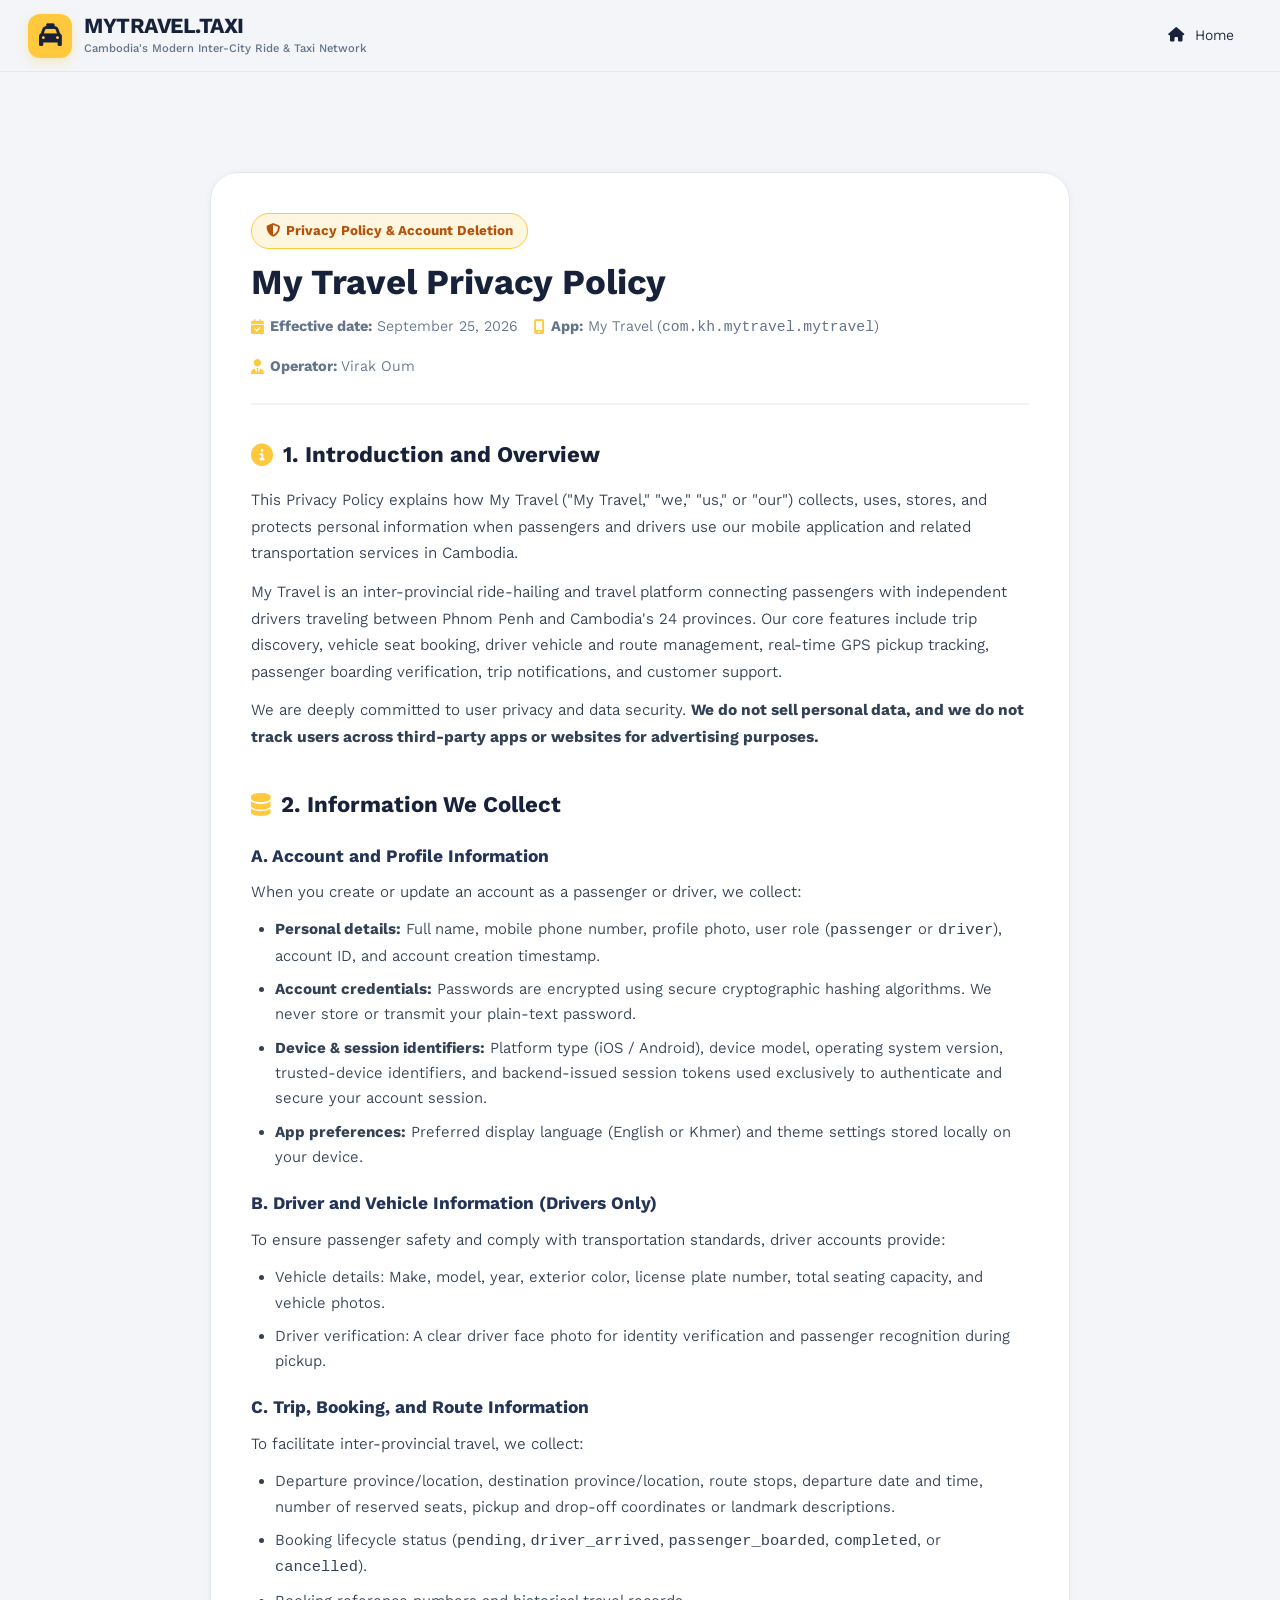
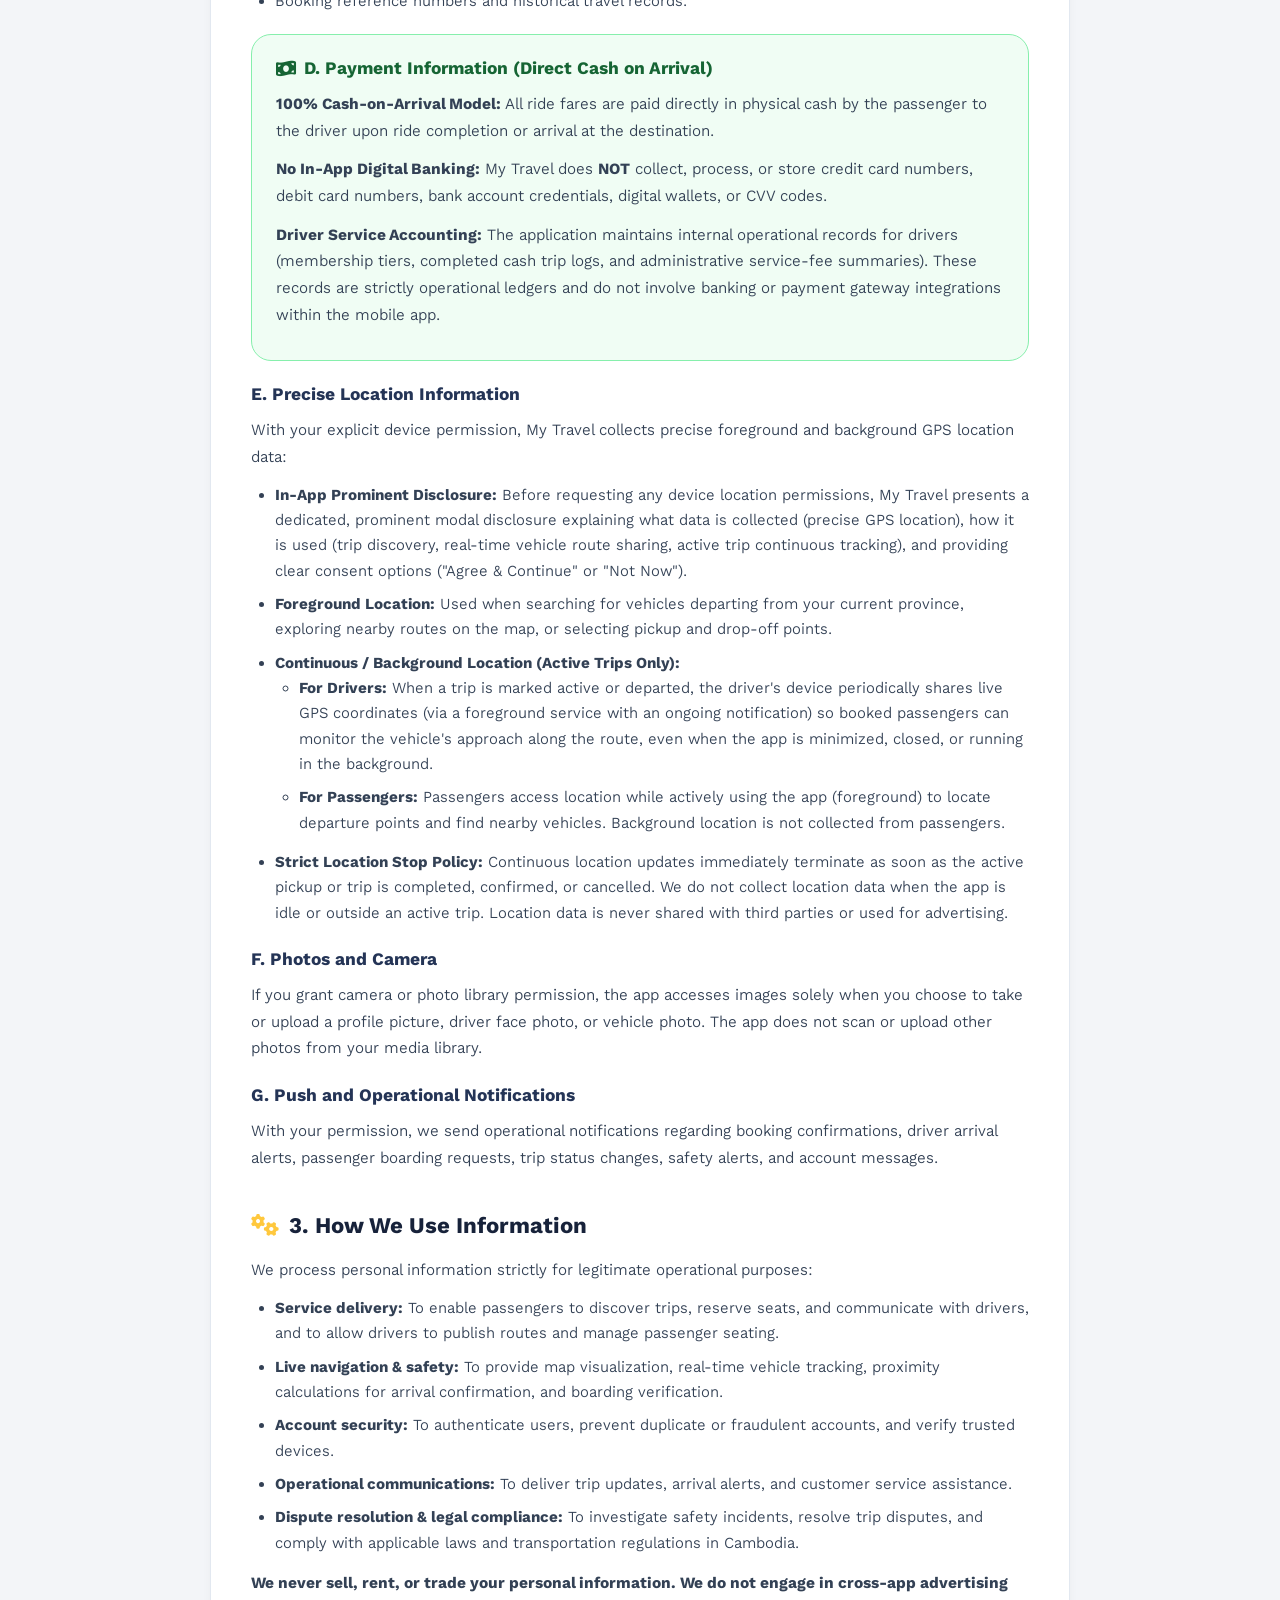
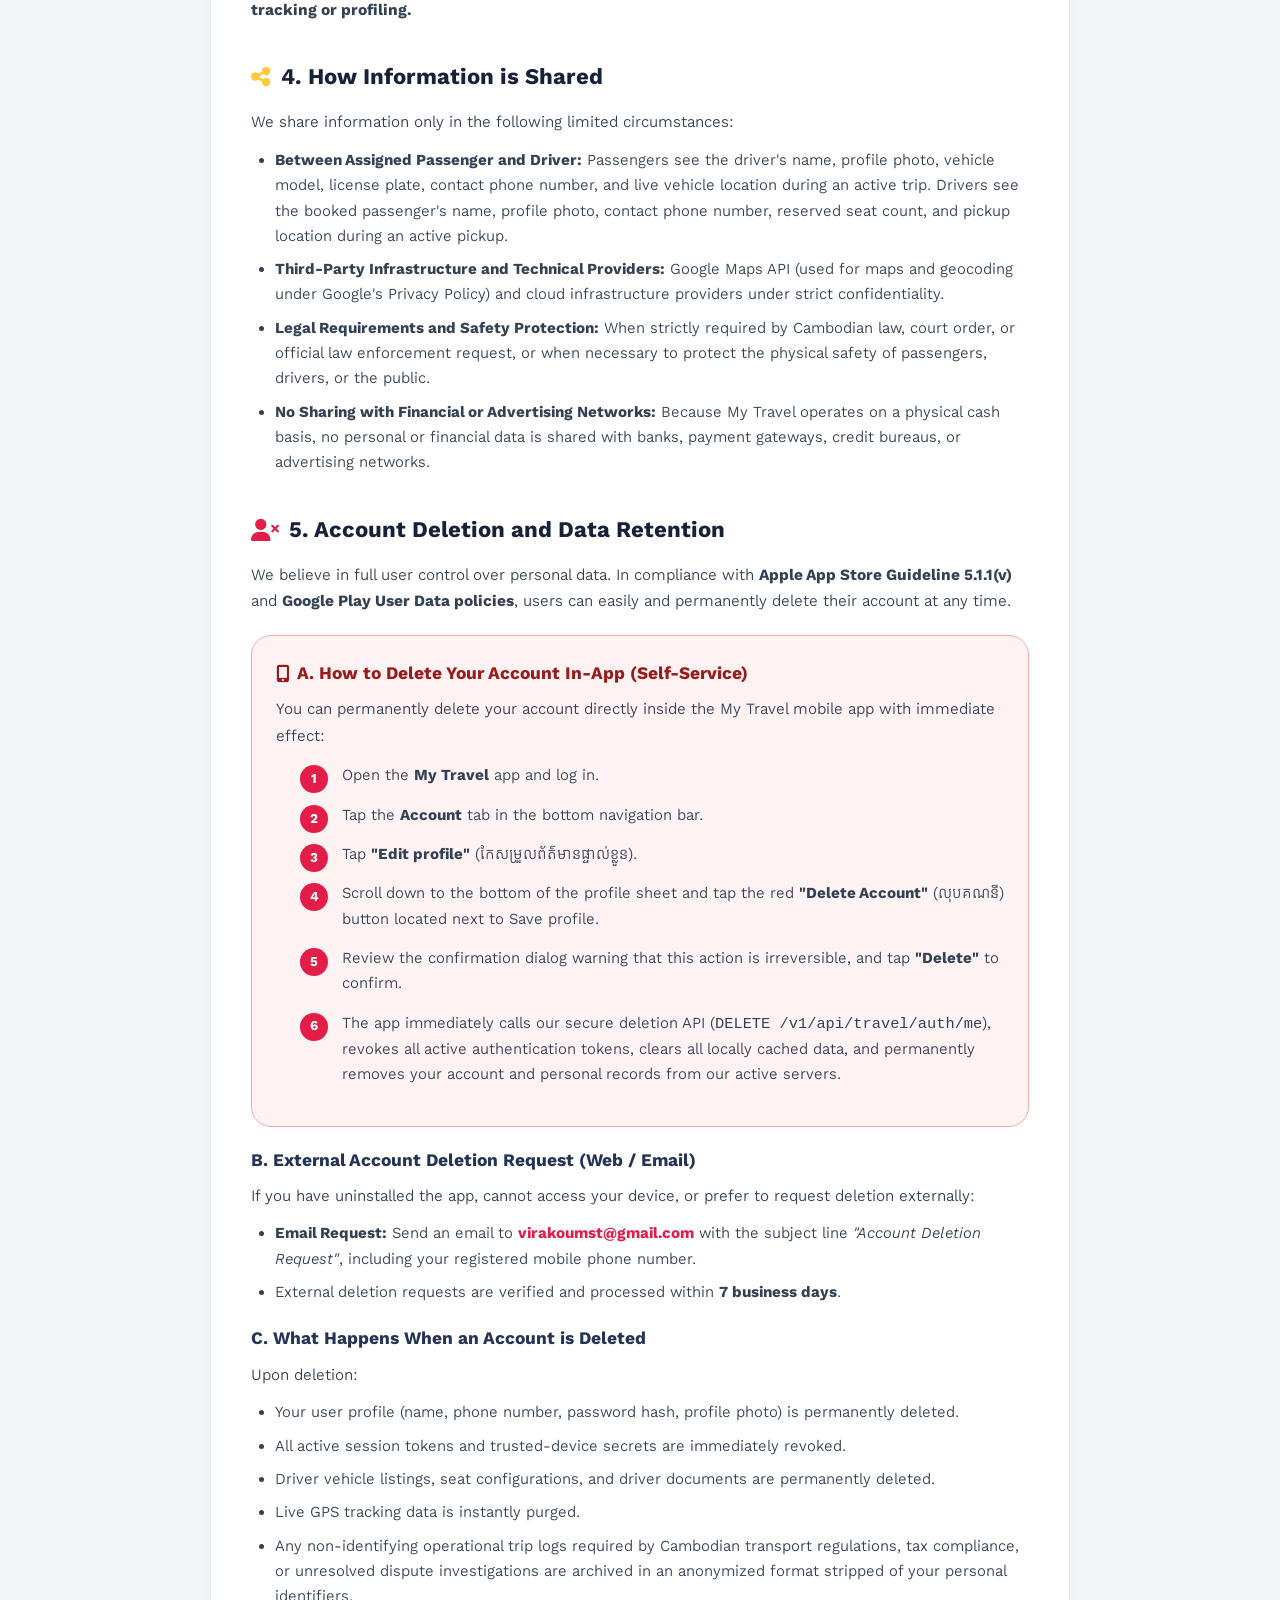
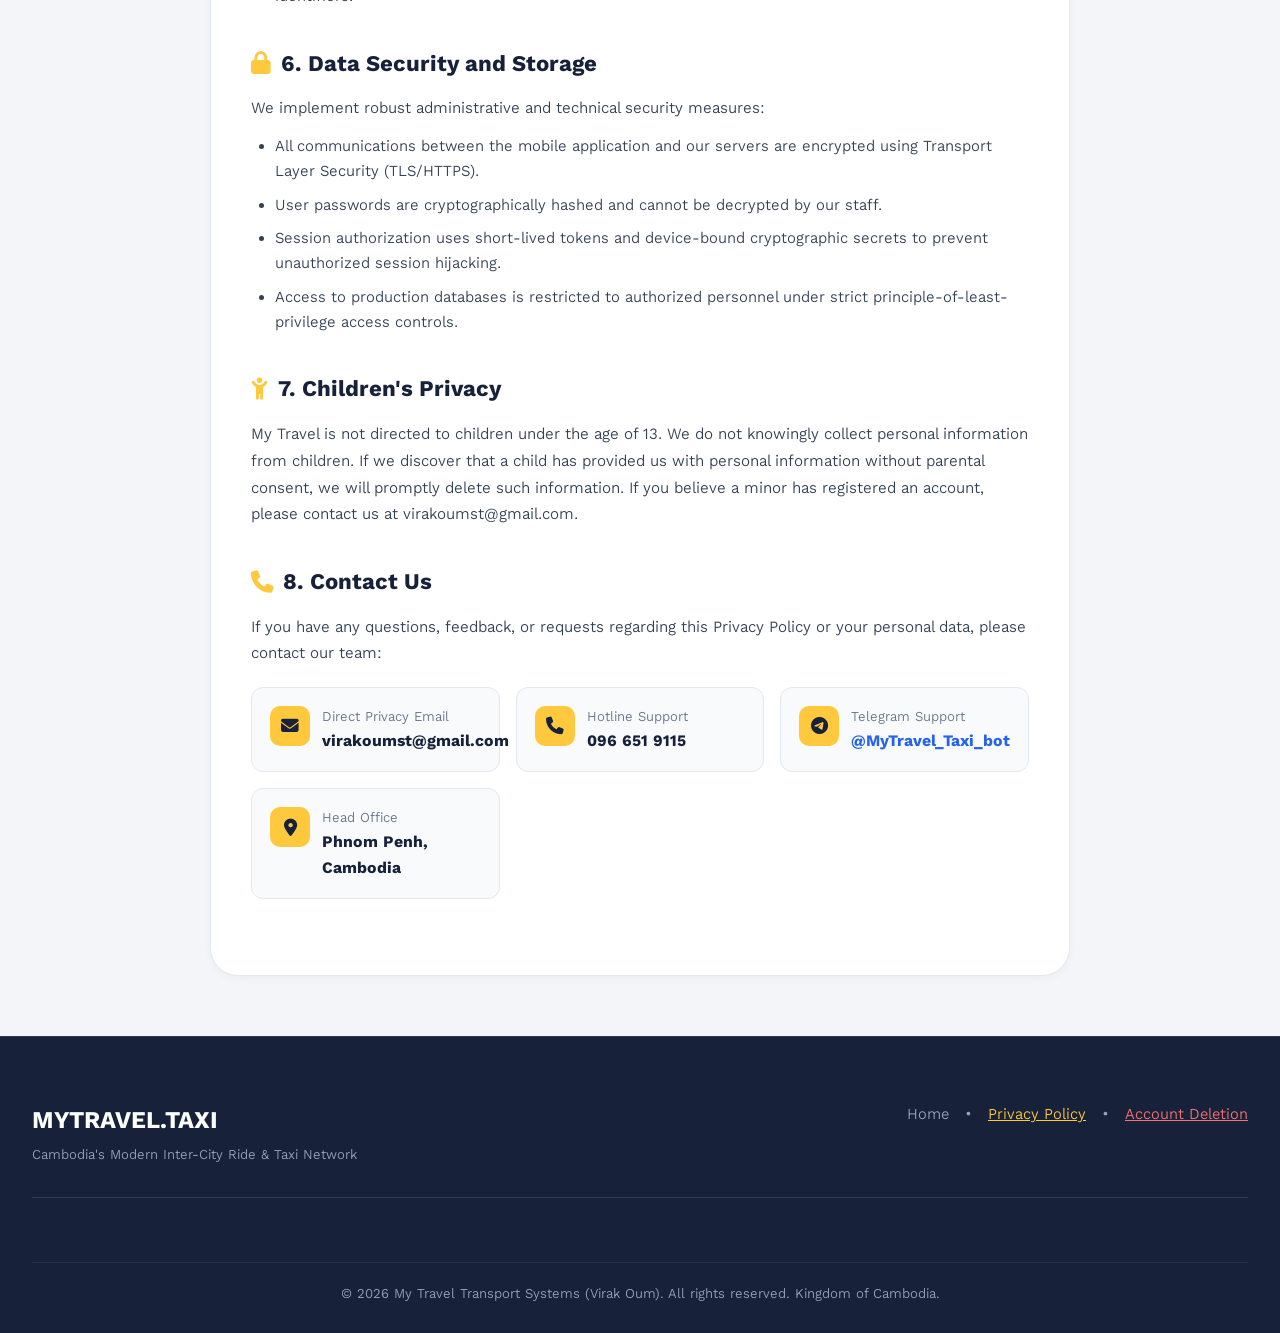
<file: app/static/site/privacy.html>
<!DOCTYPE html>
<html lang="en">
<head>
    <meta charset="UTF-8">
    <meta name="viewport" content="width=device-width, initial-scale=1.0">
    <title>Privacy Policy & Account Deletion | My Travel</title>
    <meta name="description" content="Official Privacy Policy and Account Deletion procedures for My Travel (com.kh.mytravel.mytravel) in Cambodia. Learn how we handle your data, location, and account deletion.">
    <!-- Google Fonts -->
    <link rel="preconnect" href="https://fonts.googleapis.com">
    <link rel="preconnect" href="https://fonts.gstatic.com" crossorigin>
    <link href="https://fonts.googleapis.com/css2?family=Inter:wght@400;500;600;700&family=Kantumruy+Pro:ital,wght@0,400;0,600;0,700;1,400&family=Outfit:wght@500;600;700;800&display=swap" rel="stylesheet">
    <!-- FontAwesome Icons -->
    <link rel="stylesheet" href="https://cdnjs.cloudflare.com/ajax/libs/font-awesome/6.5.1/css/all.min.css">
    <!-- Favicon -->
    <link rel="icon" type="image/png" href="assets/logo.png">
    <link rel="shortcut icon" type="image/png" href="/favicon.ico">
    <link rel="apple-touch-icon" href="assets/logo.png">
    <!-- Custom CSS -->
    <link rel="stylesheet" href="css/style.css">
    <style>
        .policy-container {
            max-width: 900px;
            margin: 100px auto 60px;
            padding: 0 20px;
        }
        .policy-card {
            background: #FFFFFF;
            border-radius: var(--radius-lg);
            border: 1px solid var(--border-color);
            box-shadow: var(--shadow-sm);
            padding: 40px;
            margin-bottom: 28px;
        }
        .policy-header {
            margin-bottom: 32px;
            border-bottom: 2px solid #F1F5F9;
            padding-bottom: 24px;
        }
        .policy-badge {
            display: inline-flex;
            align-items: center;
            gap: 6px;
            background: rgba(255, 200, 61, 0.16);
            color: #B45309;
            border: 1px solid #FFC83D;
            padding: 6px 14px;
            border-radius: 9999px;
            font-size: 0.85rem;
            font-weight: 700;
            margin-bottom: 12px;
        }
        .policy-title {
            font-size: 2.2rem;
            font-weight: 800;
            color: var(--accent-dark);
            line-height: 1.25;
            margin-bottom: 10px;
        }
        .policy-meta {
            font-size: 0.92rem;
            color: var(--text-muted);
            display: flex;
            flex-wrap: wrap;
            gap: 16px;
        }
        .policy-meta-item {
            display: flex;
            align-items: center;
            gap: 6px;
        }
        .policy-section {
            margin-bottom: 36px;
        }
        .policy-section h2 {
            font-size: 1.4rem;
            font-weight: 700;
            color: var(--accent-dark);
            margin-bottom: 14px;
            display: flex;
            align-items: center;
            gap: 10px;
        }
        .policy-section h3 {
            font-size: 1.1rem;
            font-weight: 700;
            color: var(--accent-dark-subtle);
            margin: 20px 0 8px;
        }
        .policy-section p {
            font-size: 0.98rem;
            color: #334155;
            line-height: 1.7;
            margin-bottom: 12px;
        }
        .policy-section ul, .policy-section ol {
            padding-left: 24px;
            margin-bottom: 14px;
        }
        .policy-section li {
            font-size: 0.96rem;
            color: #334155;
            line-height: 1.65;
            margin-bottom: 8px;
        }
        .deletion-box {
            background: #FEF2F2;
            border: 1.5px solid #FCA5A5;
            border-radius: var(--radius-md);
            padding: 24px;
            margin: 20px 0;
        }
        .deletion-box h3 {
            color: #991B1B;
            margin-top: 0;
            display: flex;
            align-items: center;
            gap: 8px;
        }
        .cash-box {
            background: #F0FDF4;
            border: 1.5px solid #86EFAC;
            border-radius: var(--radius-md);
            padding: 20px 24px;
            margin: 20px 0;
        }
        .cash-box h3 {
            color: #166534;
            margin-top: 0;
            display: flex;
            align-items: center;
            gap: 8px;
        }
        .steps-list {
            counter-reset: step-counter;
            list-style: none;
            padding-left: 0;
            margin-top: 14px;
        }
        .steps-list li {
            position: relative;
            padding-left: 42px;
            margin-bottom: 14px;
        }
        .steps-list li::before {
            counter-increment: step-counter;
            content: counter(step-counter);
            position: absolute;
            left: 0;
            top: 2px;
            width: 28px;
            height: 28px;
            background: #E11D48;
            color: #FFFFFF;
            font-size: 0.85rem;
            font-weight: 700;
            border-radius: 50%;
            display: flex;
            align-items: center;
            justify-content: center;
        }
        .contact-grid {
            display: grid;
            grid-template-columns: repeat(auto-fit, minmax(240px, 1fr));
            gap: 16px;
            margin-top: 20px;
        }
        .contact-item {
            background: #F8FAFC;
            border: 1px solid var(--border-color);
            border-radius: var(--radius-sm);
            padding: 18px;
            display: flex;
            align-items: flex-start;
            gap: 12px;
        }
        .contact-icon {
            width: 40px;
            height: 40px;
            border-radius: 10px;
            background: #FFC83D;
            color: #17223A;
            display: flex;
            align-items: center;
            justify-content: center;
            font-size: 1.1rem;
            flex-shrink: 0;
        }
        @media (max-width: 640px) {
            .policy-card {
                padding: 24px 18px;
            }
            .policy-title {
                font-size: 1.65rem;
            }
        }
    </style>
</head>
<body>

    <!-- Header & Navigation -->
    <nav class="navbar">
        <div class="nav-container">
            <a href="/" class="brand">
                <div class="brand-icon">
                    <i class="fa-solid fa-taxi"></i>
                </div>
                <div>
                    <div class="brand-title">MYTRAVEL.TAXI</div>
                    <div class="brand-tagline">Cambodia's Modern Inter-City Ride & Taxi Network</div>
                </div>
            </a>

            <div class="nav-actions">
                <a href="/" class="btn-taxi" style="padding: 8px 18px; font-size: 0.9rem; text-decoration: none;">
                    <i class="fa-solid fa-house" style="margin-right: 6px;"></i> Home
                </a>
            </div>
        </div>
    </nav>

    <!-- Main Content -->
    <div class="policy-container">
        <div class="policy-card">
            
            <div class="policy-header">
                <div class="policy-badge">
                    <i class="fa-solid fa-shield-halved"></i> Privacy Policy & Account Deletion
                </div>
                <h1 class="policy-title">My Travel Privacy Policy</h1>
                <div class="policy-meta">
                    <div class="policy-meta-item">
                        <i class="fa-solid fa-calendar-check" style="color: #FFC83D;"></i>
                        <span><strong>Effective date:</strong> September 25, 2026</span>
                    </div>
                    <div class="policy-meta-item">
                        <i class="fa-solid fa-mobile-screen" style="color: #FFC83D;"></i>
                        <span><strong>App:</strong> My Travel (<code>com.kh.mytravel.mytravel</code>)</span>
                    </div>
                    <div class="policy-meta-item">
                        <i class="fa-solid fa-user-tie" style="color: #FFC83D;"></i>
                        <span><strong>Operator:</strong> Virak Oum</span>
                    </div>
                </div>
            </div>

            <!-- Section 1 -->
            <div class="policy-section">
                <h2><i class="fa-solid fa-circle-info" style="color: #FFC83D;"></i> 1. Introduction and Overview</h2>
                <p>This Privacy Policy explains how My Travel ("My Travel," "we," "us," or "our") collects, uses, stores, and protects personal information when passengers and drivers use our mobile application and related transportation services in Cambodia.</p>
                <p>My Travel is an inter-provincial ride-hailing and travel platform connecting passengers with independent drivers traveling between Phnom Penh and Cambodia's 24 provinces. Our core features include trip discovery, vehicle seat booking, driver vehicle and route management, real-time GPS pickup tracking, passenger boarding verification, trip notifications, and customer support.</p>
                <p>We are deeply committed to user privacy and data security. <strong>We do not sell personal data, and we do not track users across third-party apps or websites for advertising purposes.</strong></p>
            </div>

            <!-- Section 2 -->
            <div class="policy-section">
                <h2><i class="fa-solid fa-database" style="color: #FFC83D;"></i> 2. Information We Collect</h2>
                
                <h3>A. Account and Profile Information</h3>
                <p>When you create or update an account as a passenger or driver, we collect:</p>
                <ul>
                    <li><strong>Personal details:</strong> Full name, mobile phone number, profile photo, user role (<code>passenger</code> or <code>driver</code>), account ID, and account creation timestamp.</li>
                    <li><strong>Account credentials:</strong> Passwords are encrypted using secure cryptographic hashing algorithms. We never store or transmit your plain-text password.</li>
                    <li><strong>Device & session identifiers:</strong> Platform type (iOS / Android), device model, operating system version, trusted-device identifiers, and backend-issued session tokens used exclusively to authenticate and secure your account session.</li>
                    <li><strong>App preferences:</strong> Preferred display language (English or Khmer) and theme settings stored locally on your device.</li>
                </ul>

                <h3>B. Driver and Vehicle Information (Drivers Only)</h3>
                <p>To ensure passenger safety and comply with transportation standards, driver accounts provide:</p>
                <ul>
                    <li>Vehicle details: Make, model, year, exterior color, license plate number, total seating capacity, and vehicle photos.</li>
                    <li>Driver verification: A clear driver face photo for identity verification and passenger recognition during pickup.</li>
                </ul>

                <h3>C. Trip, Booking, and Route Information</h3>
                <p>To facilitate inter-provincial travel, we collect:</p>
                <ul>
                    <li>Departure province/location, destination province/location, route stops, departure date and time, number of reserved seats, pickup and drop-off coordinates or landmark descriptions.</li>
                    <li>Booking lifecycle status (<code>pending</code>, <code>driver_arrived</code>, <code>passenger_boarded</code>, <code>completed</code>, or <code>cancelled</code>).</li>
                    <li>Booking reference numbers and historical travel records.</li>
                </ul>

                <div class="cash-box">
                    <h3><i class="fa-solid fa-money-bill-wave"></i> D. Payment Information (Direct Cash on Arrival)</h3>
                    <p><strong>100% Cash-on-Arrival Model:</strong> All ride fares are paid directly in physical cash by the passenger to the driver upon ride completion or arrival at the destination.</p>
                    <p><strong>No In-App Digital Banking:</strong> My Travel does <strong>NOT</strong> collect, process, or store credit card numbers, debit card numbers, bank account credentials, digital wallets, or CVV codes.</p>
                    <p><strong>Driver Service Accounting:</strong> The application maintains internal operational records for drivers (membership tiers, completed cash trip logs, and administrative service-fee summaries). These records are strictly operational ledgers and do not involve banking or payment gateway integrations within the mobile app.</p>
                </div>

                <h3>E. Precise Location Information</h3>
                <p>With your explicit device permission, My Travel collects precise foreground and background GPS location data:</p>
                <ul>
                    <li><strong>In-App Prominent Disclosure:</strong> Before requesting any device location permissions, My Travel presents a dedicated, prominent modal disclosure explaining what data is collected (precise GPS location), how it is used (trip discovery, real-time vehicle route sharing, active trip continuous tracking), and providing clear consent options ("Agree & Continue" or "Not Now").</li>
                    <li><strong>Foreground Location:</strong> Used when searching for vehicles departing from your current province, exploring nearby routes on the map, or selecting pickup and drop-off points.</li>
                    <li><strong>Continuous / Background Location (Active Trips Only):</strong>
                        <ul>
                            <li><strong>For Drivers:</strong> When a trip is marked active or departed, the driver's device periodically shares live GPS coordinates (via a foreground service with an ongoing notification) so booked passengers can monitor the vehicle's approach along the route, even when the app is minimized, closed, or running in the background.</li>
                            <li><strong>For Passengers:</strong> Passengers access location while actively using the app (foreground) to locate departure points and find nearby vehicles. Background location is not collected from passengers.</li>
                        </ul>
                    </li>
                    <li><strong>Strict Location Stop Policy:</strong> Continuous location updates immediately terminate as soon as the active pickup or trip is completed, confirmed, or cancelled. We do not collect location data when the app is idle or outside an active trip. Location data is never shared with third parties or used for advertising.</li>
                </ul>

                <h3>F. Photos and Camera</h3>
                <p>If you grant camera or photo library permission, the app accesses images solely when you choose to take or upload a profile picture, driver face photo, or vehicle photo. The app does not scan or upload other photos from your media library.</p>

                <h3>G. Push and Operational Notifications</h3>
                <p>With your permission, we send operational notifications regarding booking confirmations, driver arrival alerts, passenger boarding requests, trip status changes, safety alerts, and account messages.</p>
            </div>

            <!-- Section 3 -->
            <div class="policy-section">
                <h2><i class="fa-solid fa-gears" style="color: #FFC83D;"></i> 3. How We Use Information</h2>
                <p>We process personal information strictly for legitimate operational purposes:</p>
                <ul>
                    <li><strong>Service delivery:</strong> To enable passengers to discover trips, reserve seats, and communicate with drivers, and to allow drivers to publish routes and manage passenger seating.</li>
                    <li><strong>Live navigation & safety:</strong> To provide map visualization, real-time vehicle tracking, proximity calculations for arrival confirmation, and boarding verification.</li>
                    <li><strong>Account security:</strong> To authenticate users, prevent duplicate or fraudulent accounts, and verify trusted devices.</li>
                    <li><strong>Operational communications:</strong> To deliver trip updates, arrival alerts, and customer service assistance.</li>
                    <li><strong>Dispute resolution & legal compliance:</strong> To investigate safety incidents, resolve trip disputes, and comply with applicable laws and transportation regulations in Cambodia.</li>
                </ul>
                <p><strong>We never sell, rent, or trade your personal information. We do not engage in cross-app advertising tracking or profiling.</strong></p>
            </div>

            <!-- Section 4 -->
            <div class="policy-section">
                <h2><i class="fa-solid fa-share-nodes" style="color: #FFC83D;"></i> 4. How Information is Shared</h2>
                <p>We share information only in the following limited circumstances:</p>
                <ul>
                    <li><strong>Between Assigned Passenger and Driver:</strong> Passengers see the driver's name, profile photo, vehicle model, license plate, contact phone number, and live vehicle location during an active trip. Drivers see the booked passenger's name, profile photo, contact phone number, reserved seat count, and pickup location during an active pickup.</li>
                    <li><strong>Third-Party Infrastructure and Technical Providers:</strong> Google Maps API (used for maps and geocoding under Google's Privacy Policy) and cloud infrastructure providers under strict confidentiality.</li>
                    <li><strong>Legal Requirements and Safety Protection:</strong> When strictly required by Cambodian law, court order, or official law enforcement request, or when necessary to protect the physical safety of passengers, drivers, or the public.</li>
                    <li><strong>No Sharing with Financial or Advertising Networks:</strong> Because My Travel operates on a physical cash basis, no personal or financial data is shared with banks, payment gateways, credit bureaus, or advertising networks.</li>
                </ul>
            </div>

            <!-- Section 5: Account Deletion (Apple Guideline 5.1.1(v) Compliant) -->
            <div class="policy-section" id="account-deletion">
                <h2><i class="fa-solid fa-user-xmark" style="color: #E11D48;"></i> 5. Account Deletion and Data Retention</h2>
                <p>We believe in full user control over personal data. In compliance with <strong>Apple App Store Guideline 5.1.1(v)</strong> and <strong>Google Play User Data policies</strong>, users can easily and permanently delete their account at any time.</p>

                <div class="deletion-box">
                    <h3><i class="fa-solid fa-mobile-screen-button"></i> A. How to Delete Your Account In-App (Self-Service)</h3>
                    <p>You can permanently delete your account directly inside the My Travel mobile app with immediate effect:</p>
                    <ol class="steps-list">
                        <li>Open the <strong>My Travel</strong> app and log in.</li>
                        <li>Tap the <strong>Account</strong> tab in the bottom navigation bar.</li>
                        <li>Tap <strong>"Edit profile"</strong> (កែសម្រួលព័ត៌មានផ្ទាល់ខ្លួន).</li>
                        <li>Scroll down to the bottom of the profile sheet and tap the red <strong>"Delete Account"</strong> (លុបគណនី) button located next to Save profile.</li>
                        <li>Review the confirmation dialog warning that this action is irreversible, and tap <strong>"Delete"</strong> to confirm.</li>
                        <li>The app immediately calls our secure deletion API (<code>DELETE /v1/api/travel/auth/me</code>), revokes all active authentication tokens, clears all locally cached data, and permanently removes your account and personal records from our active servers.</li>
                    </ol>
                </div>

                <h3>B. External Account Deletion Request (Web / Email)</h3>
                <p>If you have uninstalled the app, cannot access your device, or prefer to request deletion externally:</p>
                <ul>
                    <li><strong>Email Request:</strong> Send an email to <a href="mailto:virakoumst@gmail.com" style="color: #E11D48; font-weight: 700;">virakoumst@gmail.com</a> with the subject line <em>"Account Deletion Request"</em>, including your registered mobile phone number.</li>
                    <li>External deletion requests are verified and processed within <strong>7 business days</strong>.</li>
                </ul>

                <h3>C. What Happens When an Account is Deleted</h3>
                <p>Upon deletion:</p>
                <ul>
                    <li>Your user profile (name, phone number, password hash, profile photo) is permanently deleted.</li>
                    <li>All active session tokens and trusted-device secrets are immediately revoked.</li>
                    <li>Driver vehicle listings, seat configurations, and driver documents are permanently deleted.</li>
                    <li>Live GPS tracking data is instantly purged.</li>
                    <li>Any non-identifying operational trip logs required by Cambodian transport regulations, tax compliance, or unresolved dispute investigations are archived in an anonymized format stripped of your personal identifiers.</li>
                </ul>
            </div>

            <!-- Section 6 -->
            <div class="policy-section">
                <h2><i class="fa-solid fa-lock" style="color: #FFC83D;"></i> 6. Data Security and Storage</h2>
                <p>We implement robust administrative and technical security measures:</p>
                <ul>
                    <li>All communications between the mobile application and our servers are encrypted using Transport Layer Security (TLS/HTTPS).</li>
                    <li>User passwords are cryptographically hashed and cannot be decrypted by our staff.</li>
                    <li>Session authorization uses short-lived tokens and device-bound cryptographic secrets to prevent unauthorized session hijacking.</li>
                    <li>Access to production databases is restricted to authorized personnel under strict principle-of-least-privilege access controls.</li>
                </ul>
            </div>

            <!-- Section 7 -->
            <div class="policy-section">
                <h2><i class="fa-solid fa-child-reaching" style="color: #FFC83D;"></i> 7. Children's Privacy</h2>
                <p>My Travel is not directed to children under the age of 13. We do not knowingly collect personal information from children. If we discover that a child has provided us with personal information without parental consent, we will promptly delete such information. If you believe a minor has registered an account, please contact us at <a href="mailto:virakoumst@gmail.com">virakoumst@gmail.com</a>.</p>
            </div>

            <!-- Section 8 -->
            <div class="policy-section">
                <h2><i class="fa-solid fa-phone" style="color: #FFC83D;"></i> 8. Contact Us</h2>
                <p>If you have any questions, feedback, or requests regarding this Privacy Policy or your personal data, please contact our team:</p>
                
                <div class="contact-grid">
                    <div class="contact-item">
                        <div class="contact-icon"><i class="fa-solid fa-envelope"></i></div>
                        <div>
                            <div style="font-size: 0.85rem; color: var(--text-muted);">Direct Privacy Email</div>
                            <a href="mailto:virakoumst@gmail.com" style="font-weight: 700; color: var(--text-dark);">virakoumst@gmail.com</a>
                        </div>
                    </div>
                    <div class="contact-item">
                        <div class="contact-icon"><i class="fa-solid fa-phone"></i></div>
                        <div>
                            <div style="font-size: 0.85rem; color: var(--text-muted);">Hotline Support</div>
                            <a href="tel:0966519115" style="font-weight: 700; color: var(--text-dark);">096 651 9115</a>
                        </div>
                    </div>
                    <div class="contact-item">
                        <div class="contact-icon"><i class="fa-brands fa-telegram"></i></div>
                        <div>
                            <div style="font-size: 0.85rem; color: var(--text-muted);">Telegram Support</div>
                            <a href="https://t.me/MyTravel_Taxi_bot" target="_blank" rel="noopener noreferrer" style="font-weight: 700; color: #2563EB;">@MyTravel_Taxi_bot</a>
                        </div>
                    </div>
                    <div class="contact-item">
                        <div class="contact-icon"><i class="fa-solid fa-location-dot"></i></div>
                        <div>
                            <div style="font-size: 0.85rem; color: var(--text-muted);">Head Office</div>
                            <div style="font-weight: 700; color: var(--text-dark);">Phnom Penh, Cambodia</div>
                        </div>
                    </div>
                </div>
            </div>

        </div>
    </div>

    <!-- Footer -->
    <footer>
        <div class="footer-container">
            <div class="footer-top" style="display: flex; flex-wrap: wrap; justify-content: space-between; gap: 2rem; align-items: flex-start;">
                <div>
                    <div style="font-size: 1.5rem; font-weight: 800; color: #FFFFFF;">MYTRAVEL.TAXI</div>
                    <div style="font-size: 0.85rem; color: var(--text-light); margin-top: 0.25rem;">Cambodia's Modern Inter-City Ride & Taxi Network</div>
                </div>
                <div style="display: flex; gap: 1rem; align-items: center;">
                    <a href="/" style="color: var(--text-light); text-decoration: none; font-size: 0.95rem;">Home</a>
                    <span style="color: var(--text-light);">•</span>
                    <a href="/privacy" style="color: #FFC83D; text-decoration: underline; font-size: 0.95rem;">Privacy Policy</a>
                    <span style="color: var(--text-light);">•</span>
                    <a href="/privacy#account-deletion" style="color: #F87171; text-decoration: underline; font-size: 0.95rem;">Account Deletion</a>
                </div>
            </div>
            <div class="footer-bottom" style="margin-top: 1.5rem; padding-top: 1.25rem; border-top: 1px solid rgba(255,255,255,0.08); font-size: 0.85rem; color: var(--text-light);">
                © 2026 My Travel Transport Systems (Virak Oum). All rights reserved. Kingdom of Cambodia.
            </div>
        </div>
    </footer>

</body>
</html>
</file>
<file: app/static/site/css/style.css>
/* 
 * MyTravel Public Website Stylesheet (MVC - View Styling)
 * Taxi Service Theme: Clean, high contrast, modern city aesthetics
 */

:root {
    --bg-main: #F3F5F8;
    --bg-card: #FFFFFF;
    --bg-card-hover: #FAFCFF;
    --accent-taxi: #FFC83D;
    --accent-taxi-hover: #EAB320;
    --accent-dark: #17223A;
    --accent-dark-subtle: #243456;
    --text-dark: #17223A;
    --text-muted: #64748B;
    --text-light: #94A3B8;
    --border-color: #E2E8F0;
    --border-taxi: #FFC83D;
    --success-color: #1FA86C;
    --danger-color: #E4563F;
    --shadow-sm: 0 2px 8px rgba(23, 34, 58, 0.04);
    --shadow-md: 0 8px 24px rgba(23, 34, 58, 0.08);
    --shadow-lg: 0 16px 40px rgba(23, 34, 58, 0.12);
    --radius-sm: 12px;
    --radius-md: 20px;
    --radius-lg: 28px;
    --radius-full: 9999px;
    --transition-fast: all 0.2s cubic-bezier(0.4, 0, 0.2, 1);
    --transition-smooth: all 0.3s cubic-bezier(0.4, 0, 0.2, 1);
}

html {
    scroll-behavior: smooth;
}

* {
    box-sizing: border-box;
    margin: 0;
    padding: 0;
}

body {
    font-family: 'Kantumruy Pro', 'Outfit', 'Inter', -apple-system, BlinkMacSystemFont, sans-serif;
    background-color: var(--bg-main);
    color: var(--text-dark);
    line-height: 1.6;
    overflow-x: hidden;
    -webkit-font-smoothing: antialiased;
}

a {
    color: inherit;
    text-decoration: none;
}

button {
    font-family: inherit;
    cursor: pointer;
    border: none;
    outline: none;
}

/* Header & Navbar */
.navbar {
    position: sticky;
    top: 0;
    z-index: 1000;
    background: rgba(243, 245, 248, 0.88);
    backdrop-filter: blur(14px);
    -webkit-backdrop-filter: blur(14px);
    border-bottom: 1px solid var(--border-color);
    padding: 0.85rem 1.75rem;
    transition: var(--transition-fast);
}

.nav-container {
    max-width: 1360px;
    margin: 0 auto;
    display: flex;
    align-items: center;
    justify-content: space-between;
    gap: 1.5rem;
}

.brand {
    display: flex;
    align-items: center;
    gap: 0.75rem;
    text-decoration: none;
    flex-shrink: 0;
}

.brand-icon {
    width: 44px;
    height: 44px;
    background: var(--accent-taxi);
    border-radius: 12px;
    display: flex;
    align-items: center;
    justify-content: center;
    font-size: 1.4rem;
    color: var(--accent-dark);
    box-shadow: 0 4px 12px rgba(255, 200, 61, 0.3);
}

.brand-title {
    font-size: 1.35rem;
    font-weight: 800;
    letter-spacing: -0.5px;
    color: var(--accent-dark);
    line-height: 1.15;
}

.brand-tagline {
    font-size: 0.72rem;
    color: var(--text-muted);
    font-weight: 500;
    white-space: nowrap;
}

.nav-links {
    display: flex;
    align-items: center;
    gap: clamp(0.55rem, 1.1vw, 1.25rem);
    list-style: none;
    margin: 0;
    padding: 0;
}

.nav-link {
    font-weight: 600;
    font-size: 0.88rem;
    color: var(--text-dark);
    white-space: nowrap;
    text-decoration: none;
    transition: var(--transition-fast);
    padding: 0.25rem 0.2rem;
}

.nav-link:hover {
    color: var(--accent-dark-subtle);
}

.nav-actions {
    display: flex;
    align-items: center;
    gap: 0.65rem;
    flex-shrink: 0;
}

.btn-taxi-nav {
    display: inline-flex;
    align-items: center;
    gap: 0.45rem;
    background: var(--accent-taxi);
    color: var(--accent-dark);
    border: 1.5px solid var(--border-taxi);
    padding: 0.48rem 1rem;
    border-radius: var(--radius-full);
    font-weight: 700;
    font-size: 0.85rem;
    white-space: nowrap;
    text-decoration: none;
    box-shadow: 0 2px 8px rgba(255, 200, 61, 0.28);
    transition: var(--transition-fast);
}

.btn-taxi-nav:hover {
    background: var(--accent-taxi-hover);
    transform: translateY(-1px);
    box-shadow: 0 4px 14px rgba(255, 200, 61, 0.45);
    color: var(--accent-dark);
}

.btn-taxi-nav i {
    color: #B45309;
    font-size: 0.95rem;
}

.lang-btn {
    background: var(--bg-card);
    border: 1.5px solid var(--border-color);
    padding: 0.48rem 0.95rem;
    border-radius: var(--radius-full);
    font-weight: 600;
    font-size: 0.85rem;
    color: var(--text-dark);
    display: flex;
    align-items: center;
    gap: 0.45rem;
    white-space: nowrap;
    cursor: pointer;
    transition: var(--transition-fast);
}

.lang-btn:hover {
    border-color: var(--accent-taxi);
    box-shadow: var(--shadow-sm);
}

.mobile-only-nav {
    display: none;
}

.mobile-toggle {
    display: none;
    background: var(--bg-card);
    border: 1.5px solid var(--border-color);
    color: var(--accent-dark);
    font-size: 1.15rem;
    width: 40px;
    height: 40px;
    border-radius: var(--radius-sm);
    align-items: center;
    justify-content: center;
    cursor: pointer;
    transition: var(--transition-fast);
    box-shadow: var(--shadow-sm);
}

.mobile-toggle:hover {
    background: var(--accent-taxi);
    color: var(--accent-dark);
    border-color: var(--border-taxi);
}

.btn-admin {
    background: var(--accent-dark);
    color: #FFFFFF;
    padding: 0.6rem 1.25rem;
    border-radius: var(--radius-full);
    font-weight: 700;
    font-size: 0.9rem;
    display: inline-flex;
    align-items: center;
    gap: 0.5rem;
    transition: var(--transition-fast);
}

.btn-admin:hover {
    background: var(--accent-dark-subtle);
    box-shadow: 0 4px 14px rgba(23, 34, 58, 0.25);
}

/* Hero Section */
.hero {
    position: relative;
    padding: 4.5rem 2rem 3rem;
    max-width: 1280px;
    margin: 0 auto;
}

.hero::before {
    content: '';
    position: absolute;
    top: 5%;
    left: -5%;
    width: 450px;
    height: 450px;
    background: radial-gradient(circle, rgba(255, 200, 61, 0.18) 0%, rgba(255, 200, 61, 0) 70%);
    border-radius: 50%;
    z-index: 0;
    pointer-events: none;
    filter: blur(40px);
}

.hero::after {
    content: '';
    position: absolute;
    bottom: 5%;
    right: -5%;
    width: 500px;
    height: 500px;
    background: radial-gradient(circle, rgba(23, 34, 58, 0.08) 0%, rgba(23, 34, 58, 0) 70%);
    border-radius: 50%;
    z-index: 0;
    pointer-events: none;
    filter: blur(50px);
}

.hero-grid {
    position: relative;
    z-index: 1;
    display: grid;
    grid-template-columns: 1.1fr 0.9fr;
    gap: 3.5rem;
    align-items: center;
}

.hero-badge {
    display: inline-flex;
    align-items: center;
    gap: 0.5rem;
    background: rgba(255, 200, 61, 0.2);
    border: 1px solid var(--accent-taxi);
    padding: 0.4rem 1rem;
    border-radius: var(--radius-full);
    font-weight: 700;
    font-size: 0.85rem;
    color: var(--accent-dark);
    margin-bottom: 1.25rem;
    box-shadow: 0 4px 12px rgba(255, 200, 61, 0.2);
}

.hero-title {
    font-size: 2.85rem;
    font-weight: 800;
    line-height: 1.2;
    color: var(--accent-dark);
    margin-bottom: 1.25rem;
    letter-spacing: -1px;
}

.hero-subtitle {
    font-size: 1.15rem;
    color: var(--text-muted);
    margin-bottom: 2rem;
    max-width: 600px;
}

.hero-buttons {
    display: flex;
    flex-wrap: wrap;
    gap: 1rem;
}

.btn-primary {
    background: var(--accent-taxi);
    color: var(--accent-dark);
    border: 2px solid var(--border-taxi);
    padding: 0.9rem 1.75rem;
    border-radius: var(--radius-md);
    font-weight: 800;
    font-size: 1rem;
    display: inline-flex;
    align-items: center;
    gap: 0.75rem;
    box-shadow: 0 6px 20px rgba(255, 200, 61, 0.35);
    transition: var(--transition-fast);
}

.btn-primary:hover {
    background: var(--accent-taxi-hover);
    transform: translateY(-3px);
    box-shadow: 0 10px 25px rgba(255, 200, 61, 0.5);
}

.btn-secondary {
    background: var(--bg-card);
    color: var(--text-dark);
    border: 1.5px solid var(--border-color);
    padding: 0.9rem 1.75rem;
    border-radius: var(--radius-md);
    font-weight: 700;
    font-size: 1rem;
    display: inline-flex;
    align-items: center;
    gap: 0.75rem;
    box-shadow: var(--shadow-sm);
    transition: var(--transition-fast);
}

.btn-secondary:hover {
    border-color: var(--accent-taxi);
    transform: translateY(-3px);
    box-shadow: 0 8px 20px rgba(23, 34, 58, 0.1);
}

/* App Hero Visual Mockup */
.hero-visual {
    position: relative;
}

.app-card-stack {
    background: rgba(255, 255, 255, 0.95);
    backdrop-filter: blur(16px);
    -webkit-backdrop-filter: blur(16px);
    border-radius: var(--radius-lg);
    padding: 2rem;
    border: 1px solid rgba(255, 255, 255, 0.8);
    box-shadow: 0 20px 50px rgba(23, 34, 58, 0.12), 0 0 0 1px rgba(255, 200, 61, 0.2);
    position: relative;
    overflow: hidden;
    animation: floatCard 6s ease-in-out infinite;
}

@keyframes floatCard {
    0%, 100% { transform: translateY(0); }
    50% { transform: translateY(-8px); }
}

.app-card-header {
    display: flex;
    align-items: center;
    justify-content: space-between;
    margin-bottom: 1.5rem;
}

.status-pill {
    background: rgba(31, 168, 108, 0.12);
    color: var(--success-color);
    padding: 0.35rem 0.85rem;
    border-radius: var(--radius-full);
    font-weight: 700;
    font-size: 0.8rem;
    display: flex;
    align-items: center;
    gap: 0.4rem;
}

.status-dot {
    width: 8px;
    height: 8px;
    background: var(--success-color);
    border-radius: 50%;
    animation: pulse 2s infinite;
}

@keyframes pulse {
    0% { transform: scale(0.95); box-shadow: 0 0 0 0 rgba(31, 168, 108, 0.7); }
    70% { transform: scale(1); box-shadow: 0 0 0 10px rgba(31, 168, 108, 0); }
    100% { transform: scale(0.95); box-shadow: 0 0 0 0 rgba(31, 168, 108, 0); }
}

/* Fare Estimator Section */
.section {
    padding: 4.5rem 2rem;
    max-width: 1280px;
    margin: 0 auto;
}

.section-header {
    text-align: center;
    max-width: 700px;
    margin: 0 auto 3rem;
}

.section-title {
    font-size: 2.2rem;
    font-weight: 800;
    color: var(--accent-dark);
    margin-bottom: 0.75rem;
    letter-spacing: -0.5px;
}

.section-subtitle {
    font-size: 1.05rem;
    color: var(--text-muted);
}

.estimator-card {
    background: var(--bg-card);
    border-radius: var(--radius-lg);
    padding: 2.5rem;
    border: 1px solid var(--border-color);
    box-shadow: 0 12px 35px rgba(23, 34, 58, 0.06);
    transition: var(--transition-smooth);
}

.estimator-card:hover {
    box-shadow: 0 16px 45px rgba(23, 34, 58, 0.1);
}

.estimator-form {
    display: grid;
    grid-template-columns: 1fr 1fr 1fr;
    gap: 1.5rem;
    margin-bottom: 2rem;
}

.form-group {
    display: flex;
    flex-direction: column;
    gap: 0.5rem;
}

.form-group label {
    font-size: 0.9rem;
    font-weight: 700;
    color: var(--accent-dark);
}

.form-control {
    width: 100%;
    padding: 0.85rem 1.1rem;
    background: var(--bg-main);
    border: 1.5px solid var(--border-color);
    border-radius: var(--radius-sm);
    font-size: 0.95rem;
    font-family: inherit;
    color: var(--text-dark);
    font-weight: 600;
    transition: var(--transition-fast);
}

.form-control:focus {
    border-color: var(--accent-taxi);
    background: #FFFFFF;
    box-shadow: 0 0 0 3px rgba(255, 200, 61, 0.25);
}

.vehicle-selector {
    display: grid;
    grid-template-columns: repeat(auto-fit, minmax(220px, 1fr));
    gap: 1rem;
    margin-bottom: 2.5rem;
}

.vehicle-card {
    background: var(--bg-main);
    border: 2px solid var(--border-color);
    border-radius: var(--radius-md);
    padding: 1.25rem;
    cursor: pointer;
    transition: var(--transition-fast);
    position: relative;
}

.vehicle-card:hover {
    transform: translateY(-2px);
    border-color: var(--border-taxi);
}

.vehicle-card.active {
    background: #FFFFFF;
    border-color: var(--accent-taxi);
    box-shadow: 0 8px 24px rgba(255, 200, 61, 0.3);
    transform: translateY(-3px);
}

.vehicle-badge {
    position: absolute;
    top: 0.75rem;
    right: 0.75rem;
    background: var(--accent-taxi);
    color: var(--accent-dark);
    font-size: 0.7rem;
    font-weight: 800;
    padding: 0.2rem 0.6rem;
    border-radius: var(--radius-full);
}

.vehicle-icon {
    font-size: 1.8rem;
    color: var(--accent-dark);
    margin-bottom: 0.5rem;
}

.vehicle-name {
    font-size: 1.05rem;
    font-weight: 700;
    color: var(--accent-dark);
}

.vehicle-cap {
    font-size: 0.8rem;
    color: var(--text-muted);
}

/* Estimator Results Bar */
.estimate-results {
    background: linear-gradient(135deg, #17223A 0%, #1e2d4d 100%);
    color: #FFFFFF;
    border-radius: var(--radius-md);
    padding: 1.75rem 2.25rem;
    display: flex;
    align-items: center;
    justify-content: space-between;
    flex-wrap: wrap;
    gap: 1.5rem;
    box-shadow: 0 8px 24px rgba(23, 34, 58, 0.15);
}

.result-item {
    display: flex;
    flex-direction: column;
}

.result-label {
    font-size: 0.85rem;
    color: var(--text-light);
    font-weight: 600;
}

.result-val {
    font-size: 1.75rem;
    font-weight: 800;
    color: var(--accent-taxi);
}

/* Feature Cards Grid */
.grid-3 {
    display: grid;
    grid-template-columns: repeat(auto-fit, minmax(320px, 1fr));
    gap: 2rem;
}

.feature-card {
    background: var(--bg-card);
    border-radius: var(--radius-md);
    padding: 2rem;
    border: 1px solid var(--border-color);
    box-shadow: var(--shadow-sm);
    transition: var(--transition-smooth);
    position: relative;
    overflow: hidden;
}

.feature-card::before {
    content: '';
    position: absolute;
    top: 0;
    left: 0;
    right: 0;
    height: 4px;
    background: var(--accent-taxi);
    opacity: 0;
    transition: var(--transition-fast);
}

.feature-card:hover {
    transform: translateY(-5px);
    box-shadow: 0 16px 32px rgba(23, 34, 58, 0.1);
    border-color: var(--border-taxi);
}

.feature-card:hover::before {
    opacity: 1;
}

.feature-icon-box {
    width: 56px;
    height: 56px;
    background: rgba(255, 200, 61, 0.2);
    color: var(--accent-dark);
    border-radius: 16px;
    display: flex;
    align-items: center;
    justify-content: center;
    font-size: 1.6rem;
    margin-bottom: 1.25rem;
}

.feature-card h3 {
    font-size: 1.25rem;
    font-weight: 700;
    color: var(--accent-dark);
    margin-bottom: 0.75rem;
}

.feature-card p {
    font-size: 0.95rem;
    color: var(--text-muted);
}

/* Stats Counter Section */
.stats-banner {
    background: var(--accent-dark);
    color: #FFFFFF;
    border-radius: var(--radius-lg);
    padding: 3.5rem 2rem;
    margin: 2rem 0;
    display: grid;
    grid-template-columns: repeat(auto-fit, minmax(220px, 1fr));
    gap: 2rem;
    text-align: center;
}

.stat-num {
    font-size: 2.75rem;
    font-weight: 800;
    color: var(--accent-taxi);
    margin-bottom: 0.25rem;
}

.stat-lbl {
    font-size: 0.95rem;
    color: var(--text-light);
    font-weight: 600;
}

/* FAQ Accordion */
.faq-container {
    max-width: 850px;
    margin: 0 auto;
    display: flex;
    flex-direction: column;
    gap: 1rem;
}

.faq-item {
    background: var(--bg-card);
    border-radius: var(--radius-md);
    border: 1px solid var(--border-color);
    overflow: hidden;
    transition: var(--transition-fast);
}

.faq-header {
    padding: 1.25rem 1.75rem;
    font-size: 1.1rem;
    font-weight: 700;
    color: var(--accent-dark);
    display: flex;
    align-items: center;
    justify-content: space-between;
    cursor: pointer;
}

.faq-body {
    padding: 0 1.75rem 1.25rem;
    font-size: 0.95rem;
    color: var(--text-muted);
    display: none;
    border-top: 1px solid rgba(0,0,0,0.05);
    padding-top: 1rem;
}

.faq-item.open .faq-body {
    display: block;
}

.faq-item.open .faq-icon {
    transform: rotate(180deg);
}

.faq-icon {
    transition: var(--transition-fast);
}

/* Safety & Emergency Section */
.safety-box {
    background: linear-gradient(135deg, #17223A 0%, #243456 100%);
    color: #FFFFFF;
    border-radius: var(--radius-lg);
    padding: 3rem;
    display: grid;
    grid-template-columns: 1fr 1fr;
    gap: 2.5rem;
    align-items: center;
}

.emergency-pills {
    display: flex;
    flex-wrap: wrap;
    gap: 1rem;
    margin-top: 1.5rem;
}

.emer-pill {
    background: rgba(228, 86, 63, 0.2);
    border: 1.5px solid var(--danger-color);
    color: #FFFFFF;
    padding: 0.75rem 1.25rem;
    border-radius: var(--radius-full);
    font-weight: 700;
    font-size: 0.9rem;
    display: flex;
    align-items: center;
    gap: 0.6rem;
}

/* Footer */
footer {
    background: var(--accent-dark);
    color: var(--text-light);
    padding: 4rem 2rem 2rem;
    border-top: 1px solid rgba(255,255,255,0.1);
}

.footer-container {
    max-width: 1280px;
    margin: 0 auto;
    display: flex;
    flex-direction: column;
    gap: 2.5rem;
}

.footer-top {
    display: flex;
    align-items: center;
    justify-content: space-between;
    flex-wrap: wrap;
    gap: 1.5rem;
    padding-bottom: 2rem;
    border-bottom: 1px solid rgba(255,255,255,0.1);
}

.admin-banner-link {
    background: rgba(255, 200, 61, 0.15);
    border: 1.5px dashed var(--accent-taxi);
    padding: 1rem 1.5rem;
    border-radius: var(--radius-md);
    color: var(--accent-taxi);
    font-weight: 700;
    font-size: 0.95rem;
    display: inline-flex;
    align-items: center;
    gap: 0.75rem;
    transition: var(--transition-fast);
}

.admin-banner-link:hover {
    background: var(--accent-taxi);
    color: var(--accent-dark);
}

.footer-bottom {
    text-align: center;
    font-size: 0.85rem;
    color: var(--text-light);
}

/* Onboarding Account Creation Steps */
.role-tab-btn {
    background: var(--bg-main);
    border: 2px solid var(--border-color);
    color: var(--accent-dark);
    padding: 0.75rem 1.5rem;
    border-radius: var(--radius-full);
    font-weight: 700;
    font-size: 0.95rem;
    cursor: pointer;
    transition: var(--transition-fast);
}

.role-tab-btn:hover {
    border-color: var(--border-taxi);
}

.role-tab-btn.active {
    background: var(--accent-dark);
    color: var(--accent-taxi);
    border-color: var(--accent-dark);
    box-shadow: 0 4px 15px rgba(23, 34, 58, 0.2);
}

.onboarding-steps-grid {
    display: grid;
    grid-template-columns: repeat(auto-fit, minmax(250px, 1fr));
    gap: 1.5rem;
    margin-top: 2.5rem;
}

.onboarding-step-card {
    background: var(--bg-card);
    border-radius: var(--radius-md);
    padding: 2rem 1.5rem;
    border: 1px solid var(--border-color);
    position: relative;
    box-shadow: var(--shadow-sm);
    transition: var(--transition-smooth);
}

.onboarding-step-card:hover {
    transform: translateY(-4px);
    box-shadow: 0 12px 30px rgba(23, 34, 58, 0.08);
    border-color: var(--border-taxi);
}

.step-badge {
    position: absolute;
    top: 1rem;
    right: 1rem;
    width: 32px;
    height: 32px;
    background: var(--accent-taxi);
    color: var(--accent-dark);
    font-weight: 800;
    font-size: 0.95rem;
    border-radius: 50%;
    display: flex;
    align-items: center;
    justify-content: center;
}

.step-icon {
    width: 52px;
    height: 52px;
    background: rgba(23, 34, 58, 0.05);
    color: var(--accent-dark);
    border-radius: var(--radius-sm);
    display: flex;
    align-items: center;
    justify-content: center;
    font-size: 1.5rem;
    margin-bottom: 1.25rem;
}

.onboarding-step-card h3 {
    font-size: 1.1rem;
    font-weight: 700;
    color: var(--accent-dark);
    margin-bottom: 0.5rem;
}

.onboarding-step-card p {
    font-size: 0.9rem;
    color: var(--text-muted);
    line-height: 1.5;
}

@keyframes slideDownNav {
    from {
        opacity: 0;
        transform: translateY(-8px);
    }
    to {
        opacity: 1;
        transform: translateY(0);
    }
}

/* Responsive Breakpoints */
@media (max-width: 1240px) {
    .brand-tagline {
        display: none;
    }
}

@media (max-width: 1080px) {
    .navbar {
        padding: 0.85rem 1.25rem;
    }

    .mobile-toggle {
        display: flex;
    }

    .nav-links {
        display: none;
        position: absolute;
        top: 100%;
        left: 0;
        right: 0;
        background: rgba(255, 255, 255, 0.98);
        backdrop-filter: blur(16px);
        -webkit-backdrop-filter: blur(16px);
        flex-direction: column;
        align-items: stretch;
        gap: 0;
        padding: 0.75rem 1.25rem;
        border-bottom: 1px solid var(--border-color);
        box-shadow: 0 16px 36px rgba(23, 34, 58, 0.14);
        z-index: 1000;
    }

    .nav-links.active {
        display: flex;
        animation: slideDownNav 0.25s cubic-bezier(0.4, 0, 0.2, 1) forwards;
    }

    .mobile-only-nav {
        display: block;
    }

    .mobile-trips-highlight {
        background: rgba(255, 200, 61, 0.18) !important;
        border: 1.5px solid var(--accent-taxi) !important;
        border-radius: var(--radius-sm);
        color: var(--accent-dark) !important;
        font-weight: 800 !important;
        margin: 0.35rem 0;
        display: flex !important;
        align-items: center;
        gap: 0.5rem;
    }

    .nav-links li {
        border-bottom: 1px solid rgba(226, 232, 240, 0.7);
    }

    .nav-links li:last-child {
        border-bottom: none;
    }

    .nav-link {
        display: block;
        padding: 0.85rem 0.5rem;
        font-size: 1rem;
        font-weight: 700;
        color: var(--accent-dark);
        transition: var(--transition-fast);
    }

    .nav-link:hover, .nav-link:focus {
        color: var(--accent-taxi-hover);
        padding-left: 0.85rem;
    }
}

@media (max-width: 540px) {
    .btn-taxi-nav span {
        display: none;
    }
    .btn-taxi-nav {
        padding: 0.48rem 0.65rem;
        font-size: 0.95rem;
    }
}

@media (max-width: 380px) {
    .btn-taxi-nav {
        display: none;
    }
}

@media (max-width: 992px) {
    .hero-grid, .estimator-form, .safety-box {
        grid-template-columns: 1fr;
    }

    .hero-title {
        font-size: 2.1rem;
        line-height: 1.25;
    }

    .hero-buttons {
        flex-direction: column;
        width: 100%;
    }

    .btn-primary, .btn-secondary {
        width: 100%;
        justify-content: center;
    }

    .role-tab-container, .estimator-mode-toggle {
        flex-direction: column;
        width: 100%;
    }

    .role-tab-btn {
        width: 100%;
        justify-content: center;
    }
}

@keyframes slideDownNav {
    from {
        opacity: 0;
        transform: translateY(-8px);
    }
    to {
        opacity: 1;
        transform: translateY(0);
    }
}


/* Estimator Section Enhancement */
.estimator-route-selector {
    display: flex;
    align-items: center;
    gap: 1rem;
    background: var(--bg-main);
    padding: 1.25rem 1.5rem;
    border-radius: var(--radius-md);
    border: 1px solid var(--border-color);
}

.flex-1 {
    flex: 1;
}

.btn-swap-route {
    width: 44px;
    height: 44px;
    border-radius: 50%;
    background: var(--accent-taxi);
    color: var(--accent-dark);
    border: 2px solid var(--border-taxi);
    display: flex;
    align-items: center;
    justify-content: center;
    font-size: 1rem;
    cursor: pointer;
    transition: var(--transition-smooth);
    margin-top: 1.2rem;
    flex-shrink: 0;
}

.btn-swap-route:hover {
    transform: rotate(180deg) scale(1.1);
    box-shadow: 0 4px 12px rgba(255, 200, 61, 0.4);
}

.estimator-summary-panel {
    background: linear-gradient(135deg, #0b1329 0%, #17223a 100%);
    border-radius: var(--radius-md);
    padding: 1.75rem 1.5rem;
    margin-top: 1.5rem;
    color: #ffffff;
    box-shadow: 0 12px 30px rgba(0, 0, 0, 0.2);
}

.route-header-badge {
    display: flex;
    align-items: center;
    justify-content: space-between;
    padding-bottom: 1rem;
    border-bottom: 1px solid rgba(255, 255, 255, 0.12);
    margin-bottom: 1.25rem;
}

.route-title-text {
    font-family: var(--font-main);
    font-weight: 800;
    font-size: 1.15rem;
    color: #ffffff;
}

.route-highway-tag {
    background: var(--accent-taxi);
    color: var(--accent-dark);
    font-weight: 800;
    font-size: 0.75rem;
    padding: 0.35rem 0.85rem;
    border-radius: var(--radius-full);
    text-transform: uppercase;
    letter-spacing: 0.5px;
}

.estimate-stats-grid {
    display: grid;
    grid-template-columns: repeat(3, 1fr);
    gap: 1rem;
}

.est-stat-box {
    background: rgba(255, 255, 255, 0.06);
    border: 1px solid rgba(255, 255, 255, 0.1);
    border-radius: var(--radius-sm);
    padding: 1rem;
    text-align: center;
}

.est-stat-box.highlight-box {
    background: rgba(255, 200, 61, 0.12);
    border-color: rgba(255, 200, 61, 0.4);
}

.est-stat-label {
    font-size: 0.75rem;
    color: rgba(255, 255, 255, 0.7);
    text-transform: uppercase;
    font-weight: 700;
    letter-spacing: 0.5px;
    margin-bottom: 0.35rem;
}

.est-stat-value {
    font-size: 1.2rem;
    font-weight: 800;
    color: #ffffff;
}

.est-price-container {
    display: flex;
    align-items: baseline;
    justify-content: center;
    gap: 0.35rem;
}

.price-usd {
    font-size: 1.4rem;
    font-weight: 800;
    color: var(--accent-taxi);
}

.price-khr {
    font-size: 0.85rem;
    color: rgba(255, 255, 255, 0.8);
    font-weight: 600;
}

.estimator-cta-row {
    margin-top: 1.5rem;
    text-align: center;
}

#btn-book-route-cta {
    padding: 0.75rem 2.25rem;
    font-weight: 800;
    border-radius: var(--radius-full);
    display: inline-flex;
    align-items: center;
    justify-content: center;
    background: var(--accent-taxi);
    color: var(--accent-dark);
    border: 2px solid var(--border-taxi);
    transition: var(--transition-smooth);
}

#btn-book-route-cta:hover {
    transform: translateY(-2px);
    box-shadow: 0 8px 20px rgba(255, 200, 61, 0.35);
}

@media (max-width: 768px) {
    .estimator-route-selector {
        flex-direction: column;
        align-items: stretch;
    }
    .btn-swap-route {
        align-self: center;
        margin-top: 0;
        margin-bottom: 0;
    }
    .estimate-stats-grid {
        grid-template-columns: 1fr;
    }
}

/* News & Media Showcase Grid */
.news-grid {
    display: grid;
    grid-template-columns: repeat(auto-fit, minmax(320px, 1fr));
    gap: 1.75rem;
    margin-top: 2rem;
}

.news-card {
    background: var(--bg-card);
    border: 1px solid var(--border-color);
    border-radius: var(--radius-md);
    overflow: hidden;
    display: flex;
    flex-direction: column;
    box-shadow: var(--shadow-sm);
    transition: var(--transition-smooth);
}

.news-card:hover {
    transform: translateY(-4px);
    box-shadow: var(--shadow-md);
    border-color: var(--accent-taxi);
}

.news-thumb-wrapper {
    position: relative;
    width: 100%;
    height: 200px;
    overflow: hidden;
    background: var(--accent-dark);
}

.news-thumb-img {
    width: 100%;
    height: 100%;
    object-fit: cover;
    transition: transform 0.4s ease;
}

.news-card:hover .news-thumb-img {
    transform: scale(1.05);
}

.news-breaking-badge {
    position: absolute;
    top: 12px;
    left: 12px;
    background: #E4563F;
    color: #FFFFFF;
    font-size: 0.7rem;
    font-weight: 800;
    padding: 4px 10px;
    border-radius: var(--radius-full);
    display: flex;
    align-items: center;
    gap: 6px;
    box-shadow: 0 4px 10px rgba(228, 86, 63, 0.4);
    letter-spacing: 0.5px;
    text-transform: uppercase;
}

.news-breaking-badge .pulse-dot {
    width: 7px;
    height: 7px;
    background: #FFFFFF;
    border-radius: 50%;
    animation: pulseRed 1.5s infinite;
}

@keyframes pulseRed {
    0% { opacity: 1; transform: scale(1); }
    50% { opacity: 0.4; transform: scale(1.3); }
    100% { opacity: 1; transform: scale(1); }
}

.news-category-chip {
    position: absolute;
    bottom: 12px;
    right: 12px;
    background: rgba(23, 34, 58, 0.85);
    backdrop-filter: blur(6px);
    color: var(--accent-taxi);
    font-size: 0.72rem;
    font-weight: 700;
    padding: 4px 10px;
    border-radius: var(--radius-sm);
    border: 1px solid rgba(255, 200, 61, 0.3);
}

.news-body {
    padding: 1.5rem;
    display: flex;
    flex-direction: column;
    flex: 1;
}

.news-title {
    font-size: 1.05rem;
    font-weight: 800;
    line-height: 1.4;
    color: var(--accent-dark);
    margin-bottom: 0.75rem;
}

.news-summary {
    font-size: 0.85rem;
    color: var(--text-muted);
    line-height: 1.5;
    margin-bottom: 1.25rem;
    display: -webkit-box;
    -webkit-line-clamp: 3;
    -webkit-box-orient: vertical;
    overflow: hidden;
}

.news-footer {
    margin-top: auto;
    display: flex;
    align-items: center;
    justify-content: space-between;
    padding-top: 1rem;
    border-top: 1px solid var(--border-color);
}

.news-source {
    font-size: 0.78rem;
    color: var(--text-muted);
    font-weight: 600;
}

.news-link-btn {
    display: inline-flex;
    align-items: center;
    gap: 0.35rem;
    font-size: 0.82rem;
    font-weight: 800;
    color: var(--accent-dark);
    background: var(--accent-taxi);
    padding: 0.4rem 0.9rem;
    border-radius: var(--radius-full);
    transition: var(--transition-fast);
}

.news-link-btn:hover {
    background: var(--accent-taxi-hover);
    transform: translateX(2px);
}

/* Mobile App Download Section */
.download-banner {
    background: linear-gradient(135deg, var(--accent-dark) 0%, #0F172A 100%);
    border-radius: var(--radius-lg);
    padding: 3rem;
    color: #FFFFFF;
    display: grid;
    grid-template-columns: 1fr 280px;
    gap: 3rem;
    align-items: center;
    box-shadow: var(--shadow-lg);
    border: 1.5px solid rgba(255, 200, 61, 0.2);
}

.download-badge {
    display: inline-flex;
    align-items: center;
    gap: 0.5rem;
    background: rgba(255, 200, 61, 0.15);
    border: 1px solid rgba(255, 200, 61, 0.3);
    color: var(--accent-taxi);
    padding: 0.4rem 1rem;
    border-radius: var(--radius-full);
    font-size: 0.82rem;
    font-weight: 700;
    margin-bottom: 1rem;
}

.download-title {
    font-size: 2rem;
    font-weight: 800;
    line-height: 1.2;
    margin-bottom: 0.75rem;
}

.download-subtitle {
    font-size: 0.95rem;
    color: var(--text-light);
    line-height: 1.6;
    margin-bottom: 2rem;
    max-width: 620px;
}

.download-btn-group {
    display: flex;
    flex-wrap: wrap;
    gap: 1rem;
}

.btn-download {
    display: inline-flex;
    align-items: center;
    gap: 0.75rem;
    padding: 0.75rem 1.25rem;
    border-radius: var(--radius-md);
    text-decoration: none;
    transition: var(--transition-smooth);
    border: 1.5px solid transparent;
}

.btn-download.primary {
    background: var(--accent-taxi);
    color: var(--accent-dark);
    border-color: var(--accent-taxi);
}

.btn-download.primary:hover {
    background: var(--accent-taxi-hover);
    transform: translateY(-2px);
    box-shadow: 0 8px 20px rgba(255, 200, 61, 0.3);
}

.btn-download.secondary {
    background: rgba(255, 255, 255, 0.1);
    color: #FFFFFF;
    border-color: rgba(255, 255, 255, 0.2);
}

.btn-download.secondary:hover {
    background: rgba(255, 255, 255, 0.2);
    transform: translateY(-2px);
}

.btn-download.store {
    background: rgba(0, 0, 0, 0.4);
    color: #FFFFFF;
    border-color: rgba(255, 255, 255, 0.15);
}

.btn-download.store:hover {
    background: rgba(0, 0, 0, 0.7);
    border-color: var(--accent-taxi);
    transform: translateY(-2px);
}

.download-icon {
    font-size: 1.6rem;
}

.btn-subtext {
    font-size: 0.65rem;
    text-transform: uppercase;
    letter-spacing: 0.5px;
    opacity: 0.8;
    line-height: 1.1;
}

.btn-maintext {
    font-size: 0.9rem;
    font-weight: 800;
    line-height: 1.2;
}

.qr-card {
    background: #FFFFFF;
    padding: 1.25rem;
    border-radius: var(--radius-md);
    box-shadow: 0 10px 30px rgba(0,0,0,0.3);
}

.qr-frame {
    background: var(--bg-main);
    padding: 0.5rem;
    border-radius: 12px;
    border: 1px solid var(--border-color);
}

@media (max-width: 900px) {
    .download-banner {
        grid-template-columns: 1fr;
        padding: 2rem;
        gap: 2rem;
    }
    .qr-card {
        max-width: 260px;
        margin: 0 auto;
    }
}
</file>
